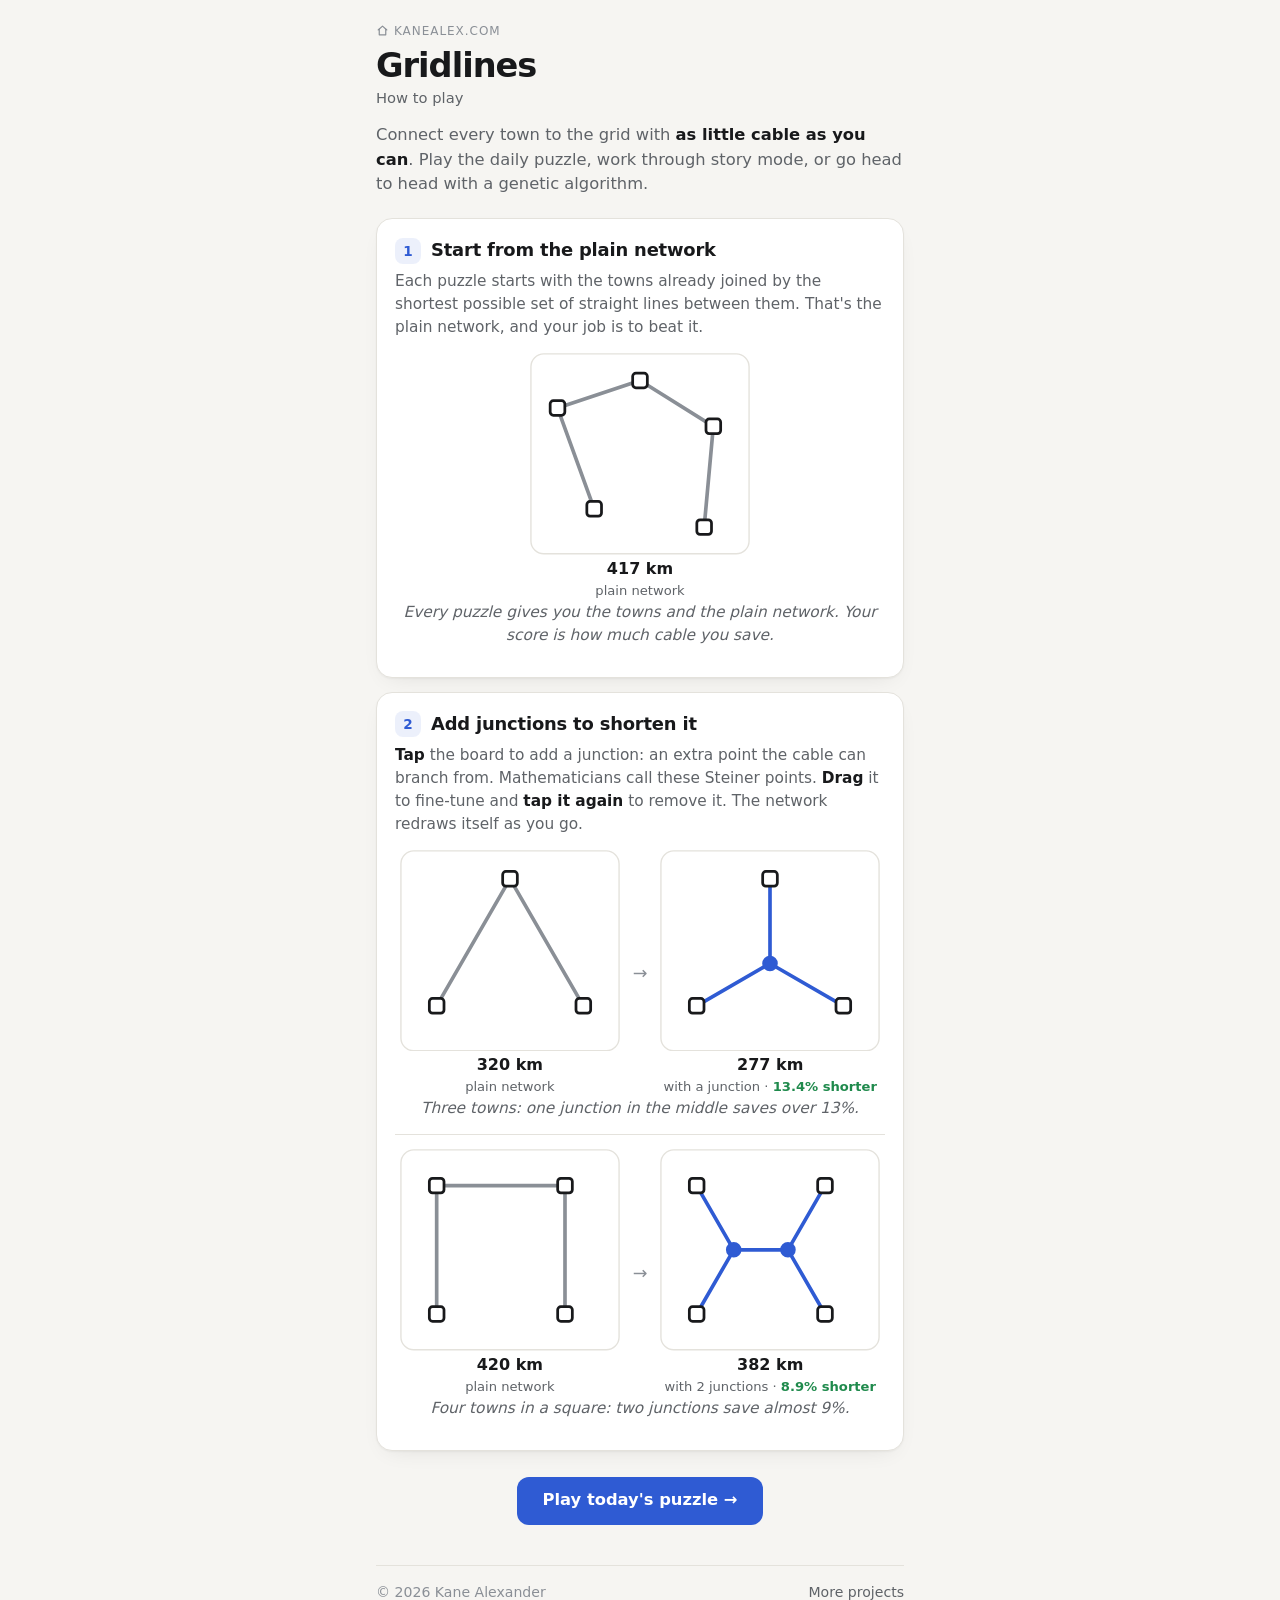
<file: index.html>
<!doctype html>
<html lang="en">
<head>
<meta charset="utf-8">
<script>
  // Returning players skip this page and go straight to the game, unless they
  // got here from the game's own "How to play" button (same-origin referrer).
  try {
    const fromThisSite = document.referrer && new URL(document.referrer).origin === location.origin;
    if (!fromThisSite && localStorage.getItem("fta:seenHelp")) location.replace("play.html");
  } catch (err) { /* storage blocked or odd referrer: show this page */ }
</script>
<meta name="viewport" content="width=device-width, initial-scale=1, viewport-fit=cover">
<title>Gridlines: How to Play</title>
<meta name="description" content="A daily puzzle: connect the towns with as little cable as you can, then see if you beat a genetic algorithm.">
<link rel="canonical" href="https://gridlines.kanealex.com/">
<meta name="theme-color" content="#f6f5f2" media="(prefers-color-scheme: light)">
<meta name="theme-color" content="#111214" media="(prefers-color-scheme: dark)">
<meta property="og:type" content="website">
<meta property="og:url" content="https://gridlines.kanealex.com/">
<meta property="og:title" content="Gridlines">
<meta property="og:description" content="Connect the towns with less cable than a genetic algorithm. A new puzzle every day.">
<meta name="twitter:card" content="summary">
<meta name="twitter:title" content="Gridlines">
<meta name="twitter:description" content="Connect the towns with less cable than a genetic algorithm. A new puzzle every day.">
<link rel="icon" href="data:image/svg+xml,%3Csvg xmlns='http://www.w3.org/2000/svg' viewBox='0 0 64 64'%3E%3Crect width='64' height='64' rx='16' fill='%232f5bd3'/%3E%3Cg stroke='%23fff' stroke-width='4' stroke-linecap='round'%3E%3Cpath d='M32 34L16 18M32 34L48 18M32 34V50'/%3E%3C/g%3E%3Ccircle cx='32' cy='34' r='5' fill='%23fff'/%3E%3C/svg%3E">
<link rel="stylesheet" href="style.css">
<style>
  .intro { color: var(--muted); font-size: 1.02rem; margin: 6px 0 22px; text-wrap: pretty; }
  .intro b { color: var(--fg); }
  .steps { display: flex; flex-direction: column; gap: 14px; }
  .step {
    padding: 18px; border-radius: 16px;
    background: var(--card); border: 1px solid var(--border); box-shadow: var(--shadow);
  }
  .step h2 { display: flex; align-items: center; gap: 10px; margin: 0 0 6px; font-size: 1.12rem; letter-spacing: -0.01em; text-wrap: balance; }
  .step-num {
    flex: none; width: 26px; height: 26px; border-radius: 8px; display: grid; place-items: center;
    background: var(--accent-soft); color: var(--accent); font-size: .85rem; font-weight: 700;
  }
  .step p { margin: 0 0 12px; color: var(--muted); font-size: .96rem; }
  .step p b { color: var(--fg); }
  .example { margin-top: 14px; }
  .example + .example { padding-top: 14px; border-top: 1px solid var(--border); }
  .pair { display: grid; grid-template-columns: 1fr auto 1fr; align-items: center; gap: 8px; }
  .pair.single { grid-template-columns: minmax(0, 260px); justify-content: center; }
  .pair .arrow { color: var(--faint); font-size: 1.1rem; }
  figure { margin: 0; text-align: center; min-width: 0; }
  figure svg { display: block; width: 100%; max-width: 220px; height: auto; margin: 0 auto; }
  figcaption { font-size: .82rem; color: var(--muted); font-variant-numeric: tabular-nums; margin-top: 2px; }
  figcaption b { display: block; font-size: 1rem; color: var(--fg); }
  figcaption .good { color: var(--win); font-weight: 600; }
  figcaption .bad { color: var(--lose); font-weight: 600; }
  .caption { text-align: center; color: var(--muted); font-size: .86rem; font-style: italic; margin: 8px 0 0; }
  .legend { display: flex; flex-wrap: wrap; gap: 14px; justify-content: center; font-size: .82rem; color: var(--muted); margin-top: 4px; }
  .legend span { display: inline-flex; align-items: center; gap: 6px; }
  .legend i { display: inline-block; width: 12px; height: 12px; }
  .legend .town { border: 2.5px solid var(--line); border-radius: 3px; background: var(--board); }
  .legend .junction { border-radius: 50%; background: var(--accent); }
  .legend .hollow { border-radius: 50%; border: 2px solid var(--accent); }
  .cta-wrap { text-align: center; margin-top: 26px; }
  .cta {
    display: inline-flex; align-items: center; min-height: 48px; padding: 0 26px; border-radius: 12px;
    background: var(--accent); color: #fff; font-weight: 700; text-decoration: none; font-size: 1.02rem;
  }
  @media (prefers-color-scheme: dark) { .cta { color: #0d1020; } }
  .cta:hover { filter: brightness(1.05); }
  @media (max-width: 420px) { .step { padding: 14px; } .pair { gap: 4px; } }
</style>
</head>
<body>
<main>
  <header class="top">
    <div>
      <a class="home" href="https://kanealex.com" title="More projects at kanealex.com"><svg viewBox="0 0 24 24" aria-hidden="true"><path d="M4 11l8-7 8 7"/><path d="M6 9.5V20h12V9.5"/></svg>kanealex.com</a>
      <h1>Gridlines</h1>
      <p class="sub">How to play</p>
    </div>
  </header>

  <p class="intro">Connect every town to the grid with <b>as little cable as you can</b>. Play the daily puzzle, work through story mode, or go head to head with a genetic algorithm.</p>

  <div class="steps">
    <section class="step">
      <h2><span class="step-num">1</span> Start from the plain network</h2>
      <p>Each puzzle starts with the towns already joined by the shortest possible set of straight lines between them. That's the plain network, and your job is to beat it.</p>
      <div class="example">
        <div class="pair single" data-start="start"></div>
        <p class="caption">Every puzzle gives you the towns and the plain network. Your score is how much cable you save.</p>
      </div>
    </section>

    <section class="step">
      <h2><span class="step-num">2</span> Add junctions to shorten it</h2>
      <p><b>Tap</b> the board to add a junction: an extra point the cable can branch from. Mathematicians call these Steiner points. <b>Drag</b> it to fine-tune and <b>tap it again</b> to remove it. The network redraws itself as you go.</p>
      <div class="example">
        <div class="pair" data-pair="triangle"></div>
        <p class="caption">Three towns: one junction in the middle saves over 13%.</p>
      </div>
      <div class="example">
        <div class="pair" data-pair="square"></div>
        <p class="caption">Four towns in a square: two junctions save almost 9%.</p>
      </div>
    </section>

  </div>

  <div class="cta-wrap">
    <a class="cta" href="play.html#daily">Play today's puzzle &rarr;</a>
  </div>

  <footer>
    <span>&copy; <span id="year">2026</span> Kane Alexander</span>
    <a href="https://kanealex.com">More projects</a>
  </footer>
</main>

<script type="module">
  import { mst, networkLength, greedySteiner, savedPercent } from "./js/core.js";

  // Small worked examples, drawn with the game's own scoring so the numbers are real.
  // 1 unit = 1 km.
  const EXAMPLES = {
    start: { towns: [[30, 60], [120, 30], [200, 80], [70, 170], [190, 190]] },
    triangle: { towns: [[40, 170], [200, 170], [120, 31.44]] },
    square: { towns: [[40, 40], [180, 40], [40, 180], [180, 180]] },
  };

  const css = (name) => `var(--${name})`;

  function svg(towns, junctions, color) {
    const pts = towns.concat(junctions);
    const { edges, degree } = mst(pts);
    const lines = edges.map(([a, b]) =>
      `<line x1="${pts[a][0]}" y1="${pts[a][1]}" x2="${pts[b][0]}" y2="${pts[b][1]}" stroke="${color}" stroke-width="4" stroke-linecap="round"/>`).join("");
    const js = junctions.map((p, i) => {
      const useful = degree[towns.length + i] >= 3;
      return `<circle cx="${p[0]}" cy="${p[1]}" r="7" fill="${useful ? color : css("board")}" stroke="${color}" stroke-width="3"/>`;
    }).join("");
    const ts = towns.map(([x, y]) =>
      `<rect x="${x - 8}" y="${y - 8}" width="16" height="16" rx="3.5" fill="${css("board")}" stroke="${css("line")}" stroke-width="3"/>`).join("");
    return `<svg viewBox="0 0 240 220" role="img" aria-hidden="true"><rect x="1" y="1" width="238" height="218" rx="14" fill="${css("board")}" stroke="${css("border")}" stroke-width="1.5"/>${lines}${js}${ts}</svg>`;
  }

  const km = (l) => l.toLocaleString(undefined, { maximumFractionDigits: 0 }) + " km";

  function figure(towns, junctions, label, base) {
    const length = networkLength(towns, junctions);
    const color = junctions.length ? css("accent") : css("faint");
    let delta = "";
    if (base !== undefined) {
      const p = savedPercent(base, length);
      delta = p > 0.05 ? `<span class="good">${p.toFixed(1)}% shorter</span>` : `<span class="bad">${(-p).toFixed(1)}% longer</span>`;
    }
    return `${svg(towns, junctions, color)}<figcaption><b>${km(length)}</b>${label}${delta ? " · " + delta : ""}</figcaption>`;
  }

  for (const el of document.querySelectorAll("[data-start]")) {
    const { towns } = EXAMPLES[el.dataset.start];
    el.innerHTML = `<figure>${figure(towns, [], "plain network")}</figure>`;
  }

  for (const el of document.querySelectorAll("[data-pair]")) {
    const ex = EXAMPLES[el.dataset.pair];
    const base = mst(ex.towns).length;
    const junctions = ex.junctions ?? greedySteiner(ex.towns);
    const label = junctions.length === 1 ? "with a junction" : `with ${junctions.length} junctions`;
    el.innerHTML = `<figure>${figure(ex.towns, [], "plain network")}</figure><span class="arrow" aria-hidden="true">&rarr;</span><figure>${figure(ex.towns, junctions, label, base)}</figure>`;
  }

  document.getElementById("year").textContent = new Date().getFullYear();
</script>
<script data-goatcounter="https://kanealex.goatcounter.com/count" async src="//gc.zgo.at/count.js"></script>
</body>
</html>
</file>
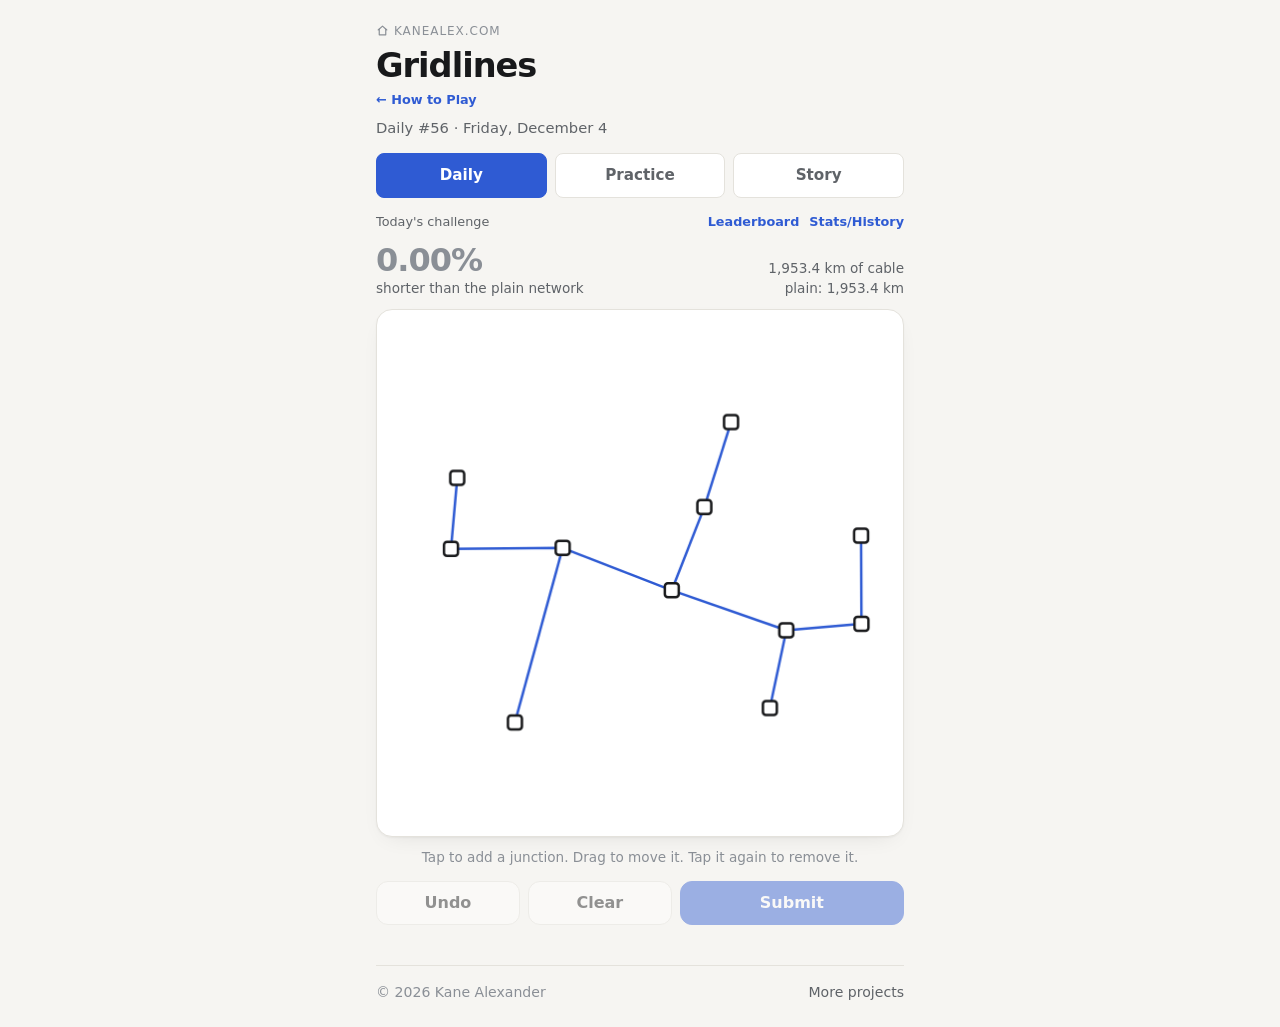
<file: play.html>
<!doctype html>
<html lang="en">
<head>
<meta charset="utf-8">
<meta name="viewport" content="width=device-width, initial-scale=1, viewport-fit=cover">
<title>Gridlines</title>
<meta name="description" content="A daily puzzle: connect the towns with as little cable as you can, then see if you beat a genetic algorithm.">
<link rel="canonical" href="https://gridlines.kanealex.com/play.html">
<meta name="theme-color" content="#f6f5f2" media="(prefers-color-scheme: light)">
<meta name="theme-color" content="#111214" media="(prefers-color-scheme: dark)">
<meta property="og:type" content="website">
<meta property="og:url" content="https://gridlines.kanealex.com/">
<meta property="og:title" content="Gridlines">
<meta property="og:description" content="Connect the towns with less cable than a genetic algorithm. A new puzzle every day.">
<meta name="twitter:card" content="summary">
<meta name="twitter:title" content="Gridlines">
<meta name="twitter:description" content="Connect the towns with less cable than a genetic algorithm. A new puzzle every day.">
<link rel="icon" href="data:image/svg+xml,%3Csvg xmlns='http://www.w3.org/2000/svg' viewBox='0 0 64 64'%3E%3Crect width='64' height='64' rx='16' fill='%232f5bd3'/%3E%3Cg stroke='%23fff' stroke-width='4' stroke-linecap='round'%3E%3Cpath d='M32 34L16 18M32 34L48 18M32 34V50'/%3E%3C/g%3E%3Ccircle cx='32' cy='34' r='5' fill='%23fff'/%3E%3C/svg%3E">
<link rel="stylesheet" href="style.css">
</head>
<body>
<main>
  <header class="top">
    <div>
      <a class="home" href="https://kanealex.com" title="More projects at kanealex.com"><svg viewBox="0 0 24 24" aria-hidden="true"><path d="M4 11l8-7 8 7"/><path d="M6 9.5V20h12V9.5"/></svg>kanealex.com</a>
      <h1>Gridlines</h1>
      <a href="index.html" id="howToPlayLink">&larr; How to Play</a>
      <p class="sub" id="subtitle">&nbsp;</p>
    </div>
  </header>

  <nav class="modes" role="tablist" aria-label="Mode">
    <button role="tab" id="modeDaily" data-mode="daily" aria-selected="true">Daily</button>
    <button role="tab" id="modeVersus" data-mode="versus" aria-selected="false">Practice</button>
    <button role="tab" id="modeStory" data-mode="story" aria-selected="false">Story</button>
  </nav>

  <div class="info-row" id="dailyRow">
    <span class="info-label">Today's challenge</span>
    <span class="info-actions">
      <span id="streakBadge" class="streak" hidden></span>
      <button type="button" id="leaderboardBtn" class="toggle-btn">Leaderboard</button>
      <button type="button" id="statsBtn" class="toggle-btn">Stats/History</button>
    </span>
  </div>

  <section class="mode-bar" id="storyBar" hidden>
    <div class="mode-bar-main">
      <span class="level-name" id="levelName"></span>
      <span class="goal" id="goalText"></span>
    </div>
    <div class="mode-bar-side">
      <span class="stars" id="levelStars" aria-label="Stars"></span>
      <button class="btn small" id="levelsBtn">Levels</button>
    </div>
  </section>

  <section class="mode-bar" id="versusBar" hidden>
    <div class="segmented" role="group" aria-label="Algorithm difficulty" id="difficulty">
      <button data-difficulty="easy">Easy</button>
      <button data-difficulty="normal">Normal</button>
      <button data-difficulty="hard">Hard</button>
    </div>
    <button class="btn small" id="newPuzzleBtn">New puzzle</button>
  </section>

  <section class="score" aria-live="polite">
    <div class="score-main">
      <span class="score-value" id="scoreValue">0.00%</span>
      <span class="score-label" id="scoreLabel">shorter than the plain network</span>
    </div>
    <div class="score-side" id="scoreSide"></div>
  </section>

  <div class="board-wrap">
    <canvas id="board" aria-label="Puzzle board. Tap to add a junction, drag to move it, tap it again to remove it."></canvas>
  </div>

  <p class="hint" id="hint">Tap to add a junction. Drag to move it. Tap it again to remove it.</p>

  <div class="banner" id="storyBanner" hidden></div>

  <div class="controls" id="playControls">
    <button class="btn" id="undoBtn">Undo</button>
    <button class="btn" id="clearBtn">Clear</button>
    <button class="btn primary" id="primaryBtn">Submit</button>
  </div>

  <section class="result" id="result" hidden>
    <h2 id="resultTitle"></h2>
    <p class="result-sub" id="resultSub"></p>
    <p class="rank-note" id="dailyRankNote" hidden></p>
    <div class="meter" id="meter" hidden><div class="meter-fill" id="meterFill"></div></div>
    <div class="versus">
      <div class="side you"><span class="who">Your cable</span><span class="pct" id="youLen"></span><span class="sub-pct" id="youPct"></span></div>
      <div class="side other" id="otherSide"><span class="who" id="otherWho"></span><span class="pct" id="otherLen"></span><span class="sub-pct" id="otherPct"></span></div>
    </div>
    <canvas id="chart" height="90" aria-hidden="true"></canvas>
    <p class="best" id="bestKnown"></p>
    <div class="views" role="group" aria-label="Show network">
      <button id="viewYou" aria-pressed="false">Yours</button>
      <button id="viewOther" aria-pressed="true"></button>
    </div>
    <div class="controls">
      <button class="btn primary" id="shareBtn">Share result</button>
      <button class="btn" id="againBtn" hidden>New puzzle</button>
    </div>
    <p class="next-daily" id="nextDaily"></p>
  </section>

  <footer>
    <span>&copy; <span id="year">2026</span> Kane Alexander</span>
    <a href="https://kanealex.com">More projects</a>
  </footer>
</main>

<dialog id="statsDialog">
  <form method="dialog">
    <div class="dialog-head"><h2>Stats/History</h2><button class="close" value="close" aria-label="Close">&#x2715;</button></div>
    <p class="section-label">Daily</p>
    <div class="stats" id="dailyStats"></div>
    <p class="section-label">Rank distribution</p>
    <div class="dist" id="rankDist"></div>
    <p class="section-label">Last 5 weeks</p>
    <div class="calendar" id="calendar"></div>
    <div class="cal-legend" id="calLegend"></div>
    <p class="section-label">Story</p>
    <div class="stats" id="storyStats"></div>
    <p class="section-label">Practice vs the algorithm</p>
    <div class="stats" id="versusStats"></div>
    <p class="muted small">Saved on this device.</p>
  </form>
</dialog>

<dialog id="leaderboardDialog">
  <form method="dialog" id="leaderboardForm">
    <div class="dialog-head"><h2>Leaderboard</h2><button class="close" value="close" aria-label="Close">&#x2715;</button></div>
    <p>Based on your Daily results from the past 7 days. Each day is worth up to 100 points: the share of the best known saving your network found.</p>
    <div class="name-row">
      <input id="nicknameInput" type="text" maxlength="20" placeholder="Your name on the board (optional)" autocomplete="nickname">
      <button type="button" class="btn small" id="nicknameSaveBtn">Save</button>
    </div>
    <p class="name-error" id="nicknameError" hidden></p>
    <div class="board-list" id="leaderboardList"></div>
  </form>
</dialog>

<dialog id="levelsDialog">
  <form method="dialog">
    <h2>Story levels</h2>
    <p>Meet each level's goal to unlock the next. Get closer to the best known network for more stars.</p>
    <div class="levels" id="levelGrid"></div>
    <button class="btn" value="close">Close</button>
  </form>
</dialog>
<div class="toast" id="toast" role="status" hidden></div>

<script type="module" src="js/app.js"></script>
<script data-goatcounter="https://kanealex.goatcounter.com/count" async src="//gc.zgo.at/count.js"></script>
</body>
</html>
</file>
<file: style.css>
:root {
  --bg: #f6f5f2; --fg: #18191b; --muted: #5f6368; --faint: #8a8f96;
  --card: #ffffff; --border: #e4e2dc; --border-strong: #d2cfc7;
  --accent: #2f5bd3; --accent-soft: rgba(47, 91, 211, .09);
  --algo: #d0661f; --algo-soft: rgba(208, 102, 31, .1);
  --win: #1f8a4c; --win-soft: rgba(31, 138, 76, .1); --lose: #c2412d; --star: #e0a100;
  --board: #ffffff; --line: #18191b; --ghost: rgba(24, 25, 27, .16);
  --shadow: 0 1px 2px rgba(0,0,0,.04), 0 8px 24px -12px rgba(0,0,0,.12);
}
@media (prefers-color-scheme: dark) {
  :root {
    --bg: #111214; --fg: #ececec; --muted: #a2a6ad; --faint: #757a82;
    --card: #191b1e; --border: #26292d; --border-strong: #353a40;
    --accent: #84a6ff; --accent-soft: rgba(132, 166, 255, .1);
    --algo: #f0965a; --algo-soft: rgba(240, 150, 90, .12);
    --win: #5fcf8e; --win-soft: rgba(95, 207, 142, .12); --lose: #ff8a75; --star: #ffc93c;
    --board: #191b1e; --line: #ececec; --ghost: rgba(236, 236, 236, .16);
    --shadow: 0 1px 2px rgba(0,0,0,.3), 0 12px 32px -16px rgba(0,0,0,.6);
  }
}
* { box-sizing: border-box; }
[hidden] { display: none !important; }
html { -webkit-text-size-adjust: 100%; }
body {
  margin: 0; background: var(--bg); color: var(--fg);
  font: 16px/1.5 system-ui, -apple-system, "Segoe UI", Roboto, sans-serif;
  -webkit-font-smoothing: antialiased;
}
a { color: var(--accent); }
button { font: inherit; color: inherit; }
main {
  max-width: 560px; margin: 0 auto;
  padding: max(20px, env(safe-area-inset-top)) 16px max(24px, env(safe-area-inset-bottom));
}

.top { display: flex; justify-content: space-between; align-items: flex-start; gap: 12px; margin-bottom: 14px; }
/* Link back to kanealex.com, the same on every app. */
.home {
  display: inline-flex; align-items: center; gap: 5px;
  font-size: .75rem; letter-spacing: .08em; text-transform: uppercase;
  color: var(--faint); text-decoration: none;
}
.home svg { width: 13px; height: 13px; fill: none; stroke: currentColor; stroke-width: 2.2; stroke-linecap: round; stroke-linejoin: round; margin-top: -1px; }
.home:hover { color: var(--fg); }
h1 { font-size: clamp(1.6rem, 6vw, 2.1rem); line-height: 1.1; margin: 4px 0 2px; letter-spacing: -0.03em; }
#howToPlayLink { display: inline-block; margin: 2px 0 8px; font-size: .8rem; font-weight: 700; color: var(--accent); text-decoration: none; }
#howToPlayLink:hover { text-decoration: underline; }
.sub { margin: 0; color: var(--muted); font-size: .92rem; }
.top-actions { display: flex; gap: 6px; padding-top: 18px; }
.icon-btn {
  width: 40px; height: 40px; border-radius: 11px; border: 1px solid var(--border);
  background: var(--card); display: grid; place-items: center; cursor: pointer; color: inherit;
}
.icon-btn:hover { border-color: var(--border-strong); }
.icon-btn svg { width: 20px; height: 20px; fill: none; stroke: currentColor; stroke-width: 1.8; stroke-linecap: round; stroke-linejoin: round; }

/* Mode buttons, laid out like Semantic Drift's Daily / Practice / Duel tabs. */
.modes { display: flex; gap: 8px; margin-bottom: 14px; }
.modes button {
  flex: 1; padding: 10px; border-radius: 8px; cursor: pointer;
  background: var(--card); border: 1px solid var(--border); color: var(--muted);
  font: inherit; font-size: .95rem; font-weight: 700;
}
.modes button:hover { border-color: var(--border-strong); }
.modes button[aria-selected="true"] { background: var(--accent); border-color: var(--accent); color: #fff; }
@media (prefers-color-scheme: dark) { .modes button[aria-selected="true"] { color: #0d1020; } }

.mode-bar {
  display: flex; justify-content: space-between; align-items: center; gap: 10px; flex-wrap: wrap;
  margin: -4px 0 14px; padding: 10px 12px; border-radius: 12px; background: var(--card); border: 1px solid var(--border);
}
.mode-bar-main { display: flex; flex-direction: column; min-width: 0; }
.mode-bar-side { display: flex; align-items: center; gap: 10px; }
.level-name { font-weight: 700; }
.goal { color: var(--muted); font-size: .88rem; font-variant-numeric: tabular-nums; }
.goal b { color: var(--fg); }
.goal .over { color: var(--lose); }
.stars { color: var(--star); letter-spacing: 2px; font-size: 1.05rem; }
.stars .off { color: var(--border-strong); }
.btn.small { flex: none; min-height: 34px; padding: 0 12px; font-size: .88rem; border-radius: 10px; }
.segmented { display: inline-flex; gap: 2px; padding: 3px; border: 1px solid var(--border); border-radius: 11px; }
.segmented button { border: 0; background: none; padding: 4px 12px; border-radius: 8px; cursor: pointer; color: var(--muted); font-size: .88rem; font-weight: 600; }
.segmented button[aria-pressed="true"] { background: var(--algo-soft); color: var(--algo); }
.banner {
  margin: 0 0 12px; padding: 12px 14px; border-radius: 12px; background: var(--win-soft); color: var(--fg);
  display: flex; justify-content: space-between; align-items: center; gap: 10px; flex-wrap: wrap; font-size: .94rem;
}
.banner b { color: var(--win); }
.banner .stars { font-size: 1.15rem; }
.score { display: flex; justify-content: space-between; align-items: flex-end; gap: 12px; margin-bottom: 10px; min-height: 52px; }
.score-main { display: flex; flex-direction: column; }
.score-value { font-size: 2rem; font-weight: 700; letter-spacing: -0.03em; line-height: 1.1; font-variant-numeric: tabular-nums; }
.score-label, .score-side { color: var(--muted); font-size: .85rem; }
.score-side { white-space: nowrap; }
.score-side { text-align: right; font-variant-numeric: tabular-nums; }

.board-wrap { position: relative; }
#board {
  display: block; width: 100%; aspect-ratio: 1; border-radius: 16px;
  background: var(--board); border: 1px solid var(--border); box-shadow: var(--shadow);
  touch-action: none; cursor: crosshair; user-select: none; -webkit-user-select: none;
}
#board.locked { cursor: default; }
.hint { color: var(--faint); font-size: .85rem; margin: 10px 0 14px; text-align: center; min-height: 1.3em; }

.controls { display: flex; gap: 8px; flex-wrap: wrap; }
.btn {
  flex: 1 1 auto; min-height: 44px; padding: 0 16px; border-radius: 12px; cursor: pointer;
  border: 1px solid var(--border); background: var(--card); font-weight: 600;
}
.btn:hover { border-color: var(--border-strong); }
.btn.primary { background: var(--accent); border-color: var(--accent); color: #fff; flex-grow: 2; }
@media (prefers-color-scheme: dark) { .btn.primary { color: #0d1020; } }
.btn:disabled { opacity: .45; cursor: default; }

.result {
  margin-top: 14px; padding: 18px; border-radius: 16px;
  background: var(--card); border: 1px solid var(--border); box-shadow: var(--shadow);
}
.result-sub { margin: -6px 0 10px; color: var(--muted); font-size: .92rem; }
.result-sub:empty { display: none; }
.meter { height: 10px; border-radius: 999px; background: var(--bg); border: 1px solid var(--border); overflow: hidden; margin-bottom: 14px; }
.meter-fill { height: 100%; background: var(--win); border-radius: 999px; }
.result h2 { margin: 0 0 12px; font-size: 1.3rem; letter-spacing: -0.02em; }
.result h2.win { color: var(--win); }
.result h2.lose { color: var(--lose); }
.versus { display: grid; grid-template-columns: 1fr 1fr; gap: 10px; margin-bottom: 12px; }
.side { padding: 10px 12px; border-radius: 12px; display: flex; flex-direction: column; }
.side.you { background: var(--accent-soft); }
.side.other { background: var(--algo-soft); }
.side.other.best { background: var(--win-soft); }
.who { font-size: .8rem; color: var(--muted); font-weight: 600; }
.side .pct { font-size: 1.4rem; font-weight: 700; font-variant-numeric: tabular-nums; }
.side .sub-pct { font-size: .8rem; color: var(--muted); font-variant-numeric: tabular-nums; }
.side.lead { box-shadow: inset 0 0 0 2px currentColor; }
.side.you.lead { color: var(--accent); }
.side.other.lead { color: var(--algo); }
.side.other.best.lead { color: var(--win); }
.side.you .pct { color: var(--accent); }
.side.other .pct { color: var(--algo); }
.side.other.best .pct { color: var(--win); }
#chart { display: block; width: 100%; height: 90px; }
.best { color: var(--muted); font-size: .85rem; margin: 8px 0 12px; }
.views { display: inline-flex; gap: 2px; padding: 3px; border: 1px solid var(--border); border-radius: 11px; margin-bottom: 14px; }
.views button { border: 0; background: none; padding: 4px 14px; border-radius: 8px; cursor: pointer; color: var(--muted); font-size: .88rem; font-weight: 600; }
.views button[aria-pressed="true"] { background: var(--bg); color: var(--fg); }
.next-daily { color: var(--faint); font-size: .85rem; margin: 12px 0 0; text-align: center; }
.next-daily:empty { display: none; }

footer {
  margin-top: 40px; padding-top: 16px; border-top: 1px solid var(--border);
  display: flex; justify-content: space-between; gap: 8px; color: var(--faint); font-size: .88rem;
}
footer a { color: var(--muted); text-decoration: none; }
footer a:hover { color: var(--fg); text-decoration: underline; }

dialog {
  width: min(480px, calc(100vw - 32px)); max-height: calc(100dvh - 48px); overflow: auto;
  border: 1px solid var(--border); border-radius: 16px; padding: 22px;
  background: var(--card); color: var(--fg); box-shadow: var(--shadow);
}
dialog::backdrop { background: rgba(0, 0, 0, .45); }
dialog h2 { margin: 0 0 10px; font-size: 1.25rem; }
dialog h3 { margin: 18px 0 6px; font-size: 1rem; }
dialog p { margin: 0 0 10px; color: var(--muted); font-size: .95rem; }
dialog .btn { width: 100%; margin-top: 8px; }
.levels { display: grid; grid-template-columns: repeat(4, 1fr); gap: 8px; margin: 6px 0 12px; }
.levels button {
  aspect-ratio: 1; border-radius: 12px; border: 1px solid var(--border); background: var(--bg); cursor: pointer;
  display: flex; flex-direction: column; align-items: center; justify-content: center; gap: 2px; font-weight: 700; font-size: 1.05rem;
}
.levels button.current { border-color: var(--accent); box-shadow: inset 0 0 0 1px var(--accent); }
.levels button:disabled { opacity: .4; cursor: default; }
.levels .stars { font-size: .72rem; letter-spacing: 0; }
.dialog-head { display: flex; justify-content: space-between; align-items: center; margin-bottom: 8px; }
.dialog-head h2 { margin: 0; }
.close { border: 0; background: none; color: var(--muted); font-size: 1rem; cursor: pointer; padding: 4px 9px; border-radius: 8px; }
.close:hover { color: var(--fg); background: var(--bg); }
.section-label { font-size: .75rem !important; font-weight: 700; text-transform: uppercase; letter-spacing: .05em; color: var(--faint) !important; margin: 16px 0 8px !important; }
.rank-note { margin: -4px 0 12px; font-size: .92rem; color: var(--fg); }
.rank-note b { color: var(--accent); }
.dist { display: flex; flex-direction: column; gap: 4px; }
.dist-bar { display: grid; grid-template-columns: 7.5em 1fr; align-items: center; gap: 8px; font-size: .8rem; }
.dist-label { color: var(--muted); white-space: nowrap; }
.dist-fill { min-width: 1.6em; height: 20px; border-radius: 4px; display: flex; align-items: center; justify-content: flex-end; padding: 0 6px; box-sizing: border-box; color: #fff; font-weight: 700; font-variant-numeric: tabular-nums; font-size: .75rem; }
.dist-fill.zero { background: var(--border) !important; color: var(--muted); }
.calendar { display: grid; grid-template-columns: repeat(7, 1fr); gap: 4px; }
.calendar span { aspect-ratio: 1; border-radius: 4px; background: var(--bg); border: 1px solid var(--border); }
.calendar span.today { outline: 2px solid var(--accent); outline-offset: 1px; }
.cal-legend { display: flex; flex-wrap: wrap; gap: 10px; margin-top: 8px; font-size: .75rem; color: var(--muted); }
.cal-legend i { display: inline-block; width: 10px; height: 10px; border-radius: 3px; margin-right: 4px; vertical-align: -1px; }
.name-row { display: flex; gap: 8px; margin: 10px 0; }
.name-row .btn { flex: none; width: auto; margin-top: 0; }
.name-row input {
  flex: 1 1 auto; min-width: 0; padding: 8px 10px; border-radius: 10px; border: 1px solid var(--border);
  background: var(--bg); color: var(--fg); font: inherit; font-size: .9rem;
}
.name-error { color: var(--lose) !important; font-size: .82rem !important; margin: -4px 0 8px !important; }
.board-list { display: flex; flex-direction: column; }
.lb-row { display: flex; justify-content: space-between; align-items: center; gap: 10px; padding: 8px 10px; margin: 0 -10px; border-radius: 8px; font-size: .94rem; }
.lb-row.me { background: var(--accent-soft); }
.lb-row .pos { display: inline-block; width: 30px; color: var(--muted); font-weight: 700; font-variant-numeric: tabular-nums; }
.lb-row .pts { font-weight: 700; font-variant-numeric: tabular-nums; white-space: nowrap; }
.lb-row .pts span { font-weight: 400; color: var(--muted); font-size: .8rem; }
.lb-row .who-name { min-width: 0; overflow: hidden; text-overflow: ellipsis; white-space: nowrap; }
.lb-divider { border-top: 1px solid var(--border); margin: 6px -10px; }
.stats { display: grid; grid-template-columns: repeat(4, 1fr); gap: 8px; margin: 0; text-align: center; }
.stats div { padding: 10px 4px; border-radius: 10px; background: var(--bg); border: 1px solid var(--border); }
.stats b { display: block; font-size: 1.3rem; font-variant-numeric: tabular-nums; }
.stats span { font-size: .75rem; color: var(--muted); }
.muted { color: var(--muted); }
.small { font-size: .82rem; }

.toast {
  position: fixed; left: 50%; bottom: max(24px, env(safe-area-inset-bottom)); transform: translateX(-50%);
  background: var(--fg); color: var(--bg); padding: 8px 16px; border-radius: 999px; font-size: .9rem; font-weight: 600;
}

:focus-visible { outline: 2px solid var(--accent); outline-offset: 2px; }
@media (prefers-reduced-motion: reduce) { * { transition: none !important; } }

/* "Today's challenge" row with the streak, Leaderboard and Stats/History,
   shown on Daily only, the same as Semantic Drift. */
.info-row { display: flex; justify-content: space-between; align-items: center; flex-wrap: wrap; gap: 6px 10px; margin: 0 0 12px; }
.info-label { font-size: .8rem; color: var(--muted); }
.info-actions { display: flex; gap: 10px; align-items: center; margin-left: auto; }
.streak { font-size: .85rem; color: var(--muted); white-space: nowrap; }
.toggle-btn {
  background: transparent; border: 0; padding: 0; margin: 0; font-family: inherit;
  font-size: .8rem; font-weight: 700; color: var(--accent); cursor: pointer; white-space: nowrap;
}
.toggle-btn:hover { text-decoration: underline; }
</file>
